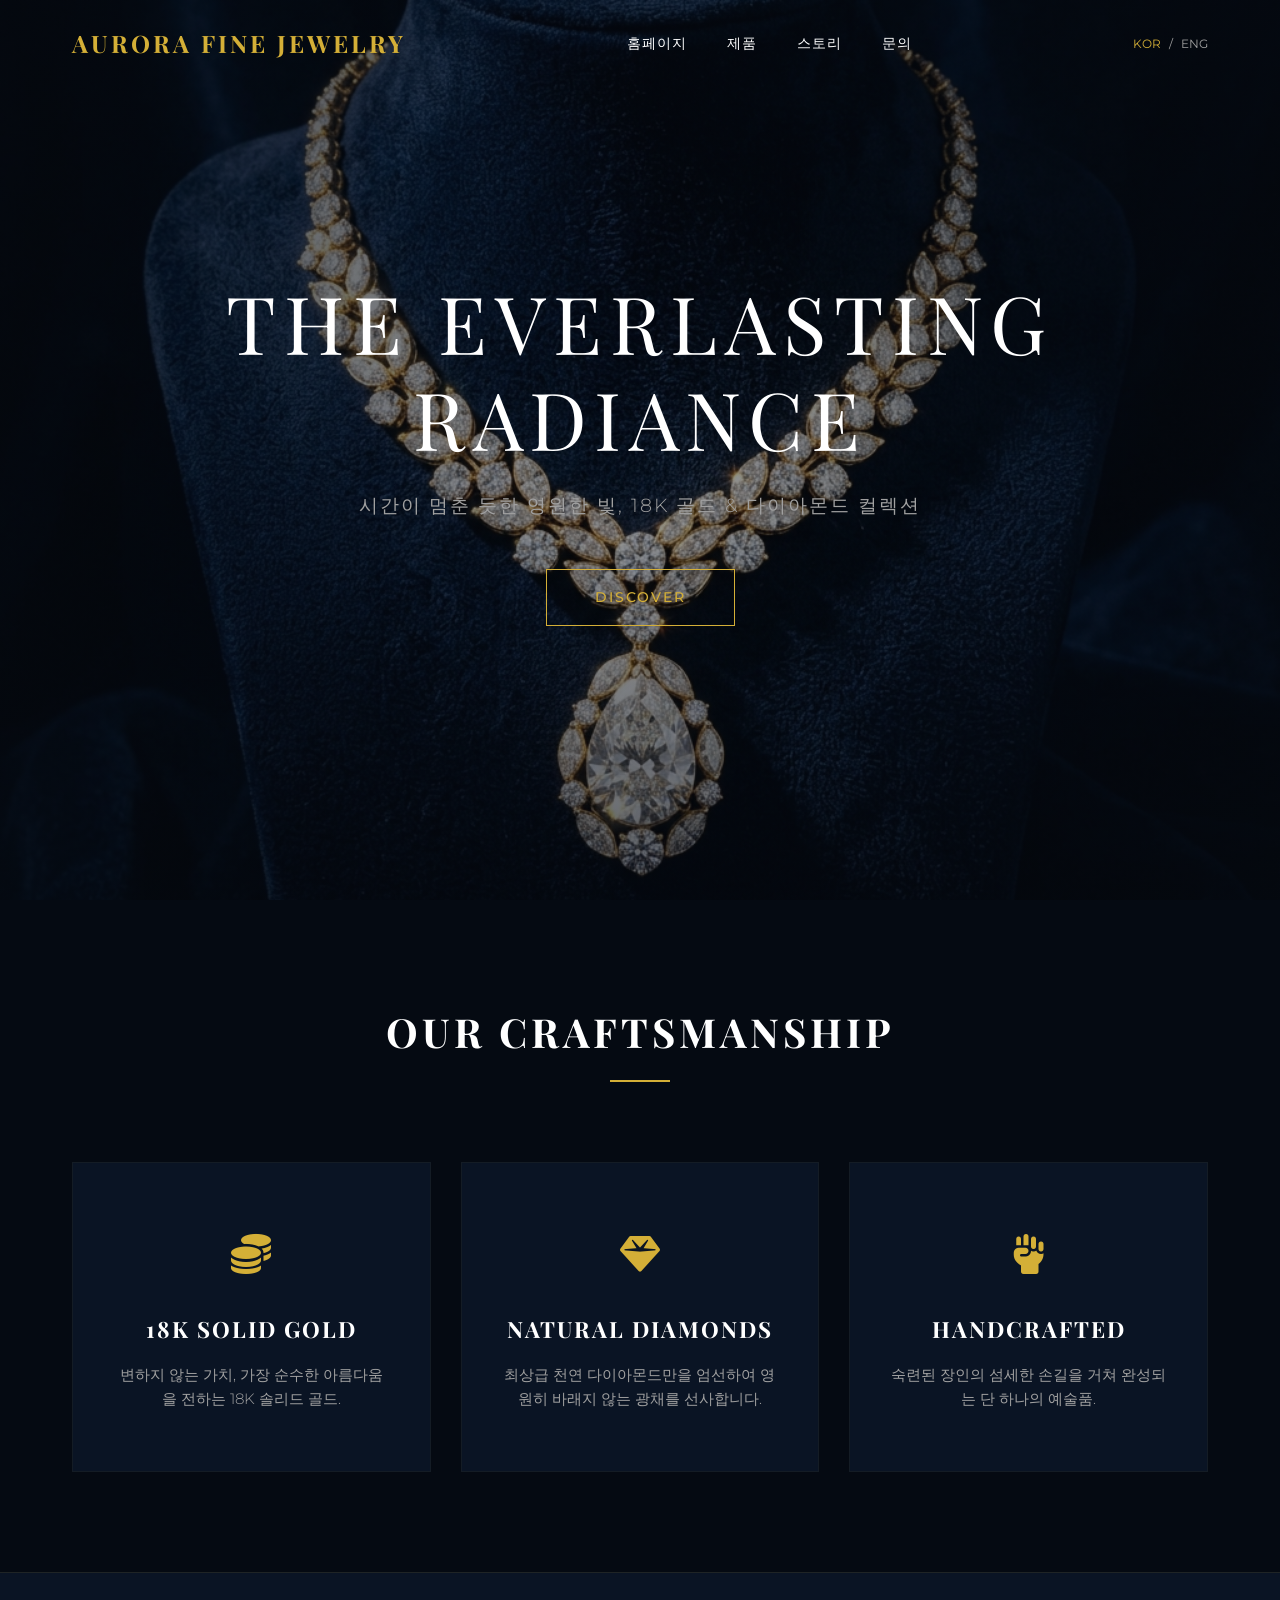
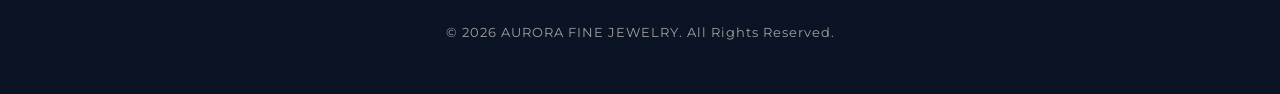
<file: index.html>
<!DOCTYPE html>
<html lang="ko">

<head>
    <meta charset="UTF-8">
    <meta name="viewport" content="width=device-width, initial-scale=1.0">
    <title>AURORA FINE JEWELRY | THE EVERLASTING RADIANCE</title>
    <!-- Google Fonts -->
    <link rel="preconnect" href="https://fonts.googleapis.com">
    <link rel="preconnect" href="https://fonts.gstatic.com" crossorigin>
    <link
        href="https://fonts.googleapis.com/css2?family=Montserrat:wght@300;400;500;600&family=Playfair+Display:ital,wght@0,400;0,700;1,400&display=swap"
        rel="stylesheet">
    <!-- Font Awesome for Icons -->
    <link rel="stylesheet" href="https://cdnjs.cloudflare.com/ajax/libs/font-awesome/6.4.0/css/all.min.css">
    <link rel="stylesheet" href="style.css">
</head>

<body>

    <!-- Navigation Bar -->
    <header class="navbar" id="navbar">
        <div class="container nav-container">
            <div class="logo">
                <a href="#">AURORA FINE JEWELRY</a>
            </div>
            <nav class="nav-links">
                <ul id="menu">
                    <li><a href="#home">홈페이지</a></li>
                    <li><a href="#products">제품</a></li>
                    <li><a href="#story">스토리</a></li>
                    <li><a href="#contact">문의</a></li>
                </ul>
            </nav>

            <div class="lang-switcher">
                <a href="#" class="lang-btn active">KOR</a>
                <span>/</span>
                <a href="index_en.html" class="lang-btn">ENG</a>
            </div>
            <div class="mobile-toggle" id="mobile-toggle">
                <!-- Mobile Menu Toggle -->
                <div class="mobile-toggle" id="mobile-toggle">
                    <i class="fa-solid fa-bars"></i>
                </div>
            </div>
    </header>

    <main>
        <!-- Hero Section -->
        <section class="hero" id="home">
            <div class="hero-overlay"></div>
            <div class="container hero-content">
                <h1 class="hero-title">THE EVERLASTING RADIANCE</h1>
                <p class="hero-subtitle">시간이 멈춘 듯한 영원한 빛, 18K 골드 & 다이아몬드 컬렉션</p>
                <div class="hero-actions">
                    <a href="#products" class="btn btn-primary">DISCOVER</a>
                </div>
            </div>
        </section>

        <!-- Features Section -->
        <section class="features" id="products">
            <div class="container">
                <div class="section-header">
                    <h2 class="section-title">OUR CRAFTSMANSHIP</h2>
                    <div class="title-underline"></div>
                </div>
                <div class="features-grid">
                    <!-- Feature 1 -->
                    <div class="feature-card">
                        <div class="icon-box">
                            <i class="fa-solid fa-coins"></i>
                        </div>
                        <h3>18K SOLID GOLD</h3>
                        <p>변하지 않는 가치, 가장 순수한 아름다움을 전하는 18K 솔리드 골드.</p>
                    </div>
                    <!-- Feature 2 -->
                    <div class="feature-card">
                        <div class="icon-box">
                            <i class="fa-solid fa-gem"></i>
                        </div>
                        <h3>NATURAL DIAMONDS</h3>
                        <p>최상급 천연 다이아몬드만을 엄선하여 영원히 바래지 않는 광채를 선사합니다.</p>
                    </div>
                    <!-- Feature 3 -->
                    <div class="feature-card">
                        <div class="icon-box">
                            <i class="fa-solid fa-hand-fist"></i>
                        </div>
                        <h3>HANDCRAFTED</h3>
                        <p>숙련된 장인의 섬세한 손길을 거쳐 완성되는 단 하나의 예술품.</p>
                    </div>
                </div>
            </div>
        </section>
    </main>

    <footer class="footer">
        <div class="container">
            <p>&copy; 2026 AURORA FINE JEWELRY. All Rights Reserved.</p>
        </div>
    </footer>

    <script>
        // Simple scroll effect for navbar
        window.addEventListener('scroll', function () {
            const navbar = document.getElementById('navbar');
            if (window.scrollY > 50) {
                navbar.classList.add('scrolled');
            } else {
                navbar.classList.remove('scrolled');
            }
        });

        // Mobile toggle placeholder
        const mobileToggle = document.getElementById('mobile-toggle');
        const menu = document.getElementById('menu');
        mobileToggle.addEventListener('click', () => {
            menu.classList.toggle('active');
        });
    </script>
</body>

</html>
</file>
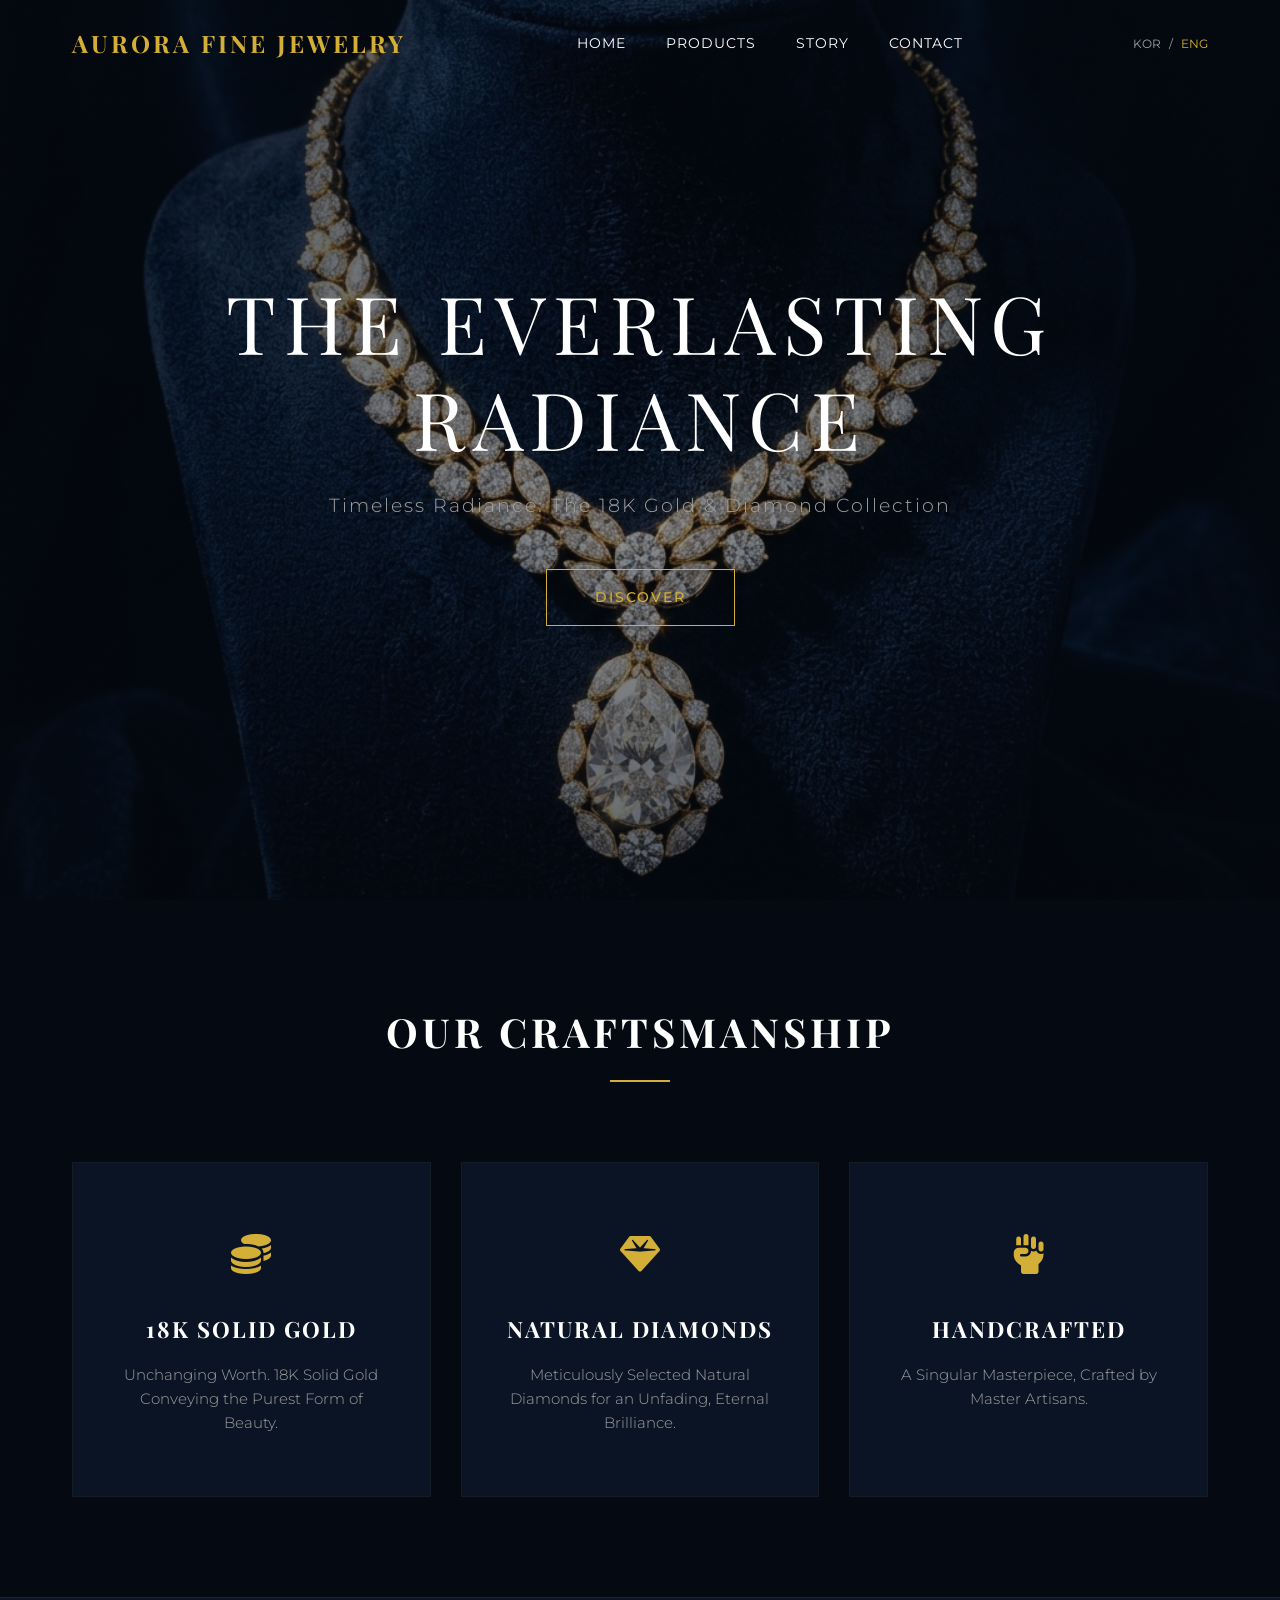
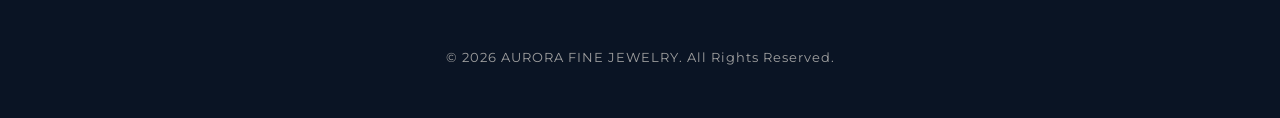
<file: index_en.html>
<!DOCTYPE html>
<html lang="ko">

<head>
    <meta charset="UTF-8">
    <meta name="viewport" content="width=device-width, initial-scale=1.0">
    <title>AURORA FINE JEWELRY | THE EVERLASTING RADIANCE</title>
    <!-- Google Fonts -->
    <link rel="preconnect" href="https://fonts.googleapis.com">
    <link rel="preconnect" href="https://fonts.gstatic.com" crossorigin>
    <link
        href="https://fonts.googleapis.com/css2?family=Montserrat:wght@300;400;500;600&family=Playfair+Display:ital,wght@0,400;0,700;1,400&display=swap"
        rel="stylesheet">
    <!-- Font Awesome for Icons -->
    <link rel="stylesheet" href="https://cdnjs.cloudflare.com/ajax/libs/font-awesome/6.4.0/css/all.min.css">
    <link rel="stylesheet" href="style.css">
</head>

<body>

    <!-- Navigation Bar -->
    <header class="navbar" id="navbar">
        <div class="container nav-container">
            <div class="logo">
                <a href="#">AURORA FINE JEWELRY</a>
            </div>
            <nav class="nav-links">
                <ul id="menu">
                    <li><a href="#home">Home</a></li>
                    <li><a href="#products">Products</a></li>
                    <li><a href="#story">Story</a></li>
                    <li><a href="#contact">Contact</a></li>
                </ul>
            </nav>

            <div class="lang-switcher">
                <a href="index.html" class="lang-btn">KOR</a>
                <span>/</span>
                <a href="#" class="lang-btn active">ENG</a>
            </div>
            <div class="mobile-toggle" id="mobile-toggle">
                <!-- Mobile Menu Toggle -->
                <div class="mobile-toggle" id="mobile-toggle">
                    <i class="fa-solid fa-bars"></i>
                </div>
            </div>
    </header>

    <main>
        <!-- Hero Section -->
        <section class="hero" id="home">
            <div class="hero-overlay"></div>
            <div class="container hero-content">
                <h1 class="hero-title">THE EVERLASTING RADIANCE</h1>
                <p class="hero-subtitle">Timeless Radiance: The 18K Gold & Diamond Collection</p>
                <div class="hero-actions">
                    <a href="#products" class="btn btn-primary">DISCOVER</a>
                </div>
            </div>
        </section>

        <!-- Features Section -->
        <section class="features" id="products">
            <div class="container">
                <div class="section-header">
                    <h2 class="section-title">OUR CRAFTSMANSHIP</h2>
                    <div class="title-underline"></div>
                </div>
                <div class="features-grid">
                    <!-- Feature 1 -->
                    <div class="feature-card">
                        <div class="icon-box">
                            <i class="fa-solid fa-coins"></i>
                        </div>
                        <h3>18K SOLID GOLD</h3>
                        <p>Unchanging Worth. 18K Solid Gold Conveying the Purest Form of Beauty.</p>
                    </div>
                    <!-- Feature 2 -->
                    <div class="feature-card">
                        <div class="icon-box">
                            <i class="fa-solid fa-gem"></i>
                        </div>
                        <h3>NATURAL DIAMONDS</h3>
                        <p>Meticulously Selected Natural Diamonds for an Unfading, Eternal Brilliance.</p>
                    </div>
                    <!-- Feature 3 -->
                    <div class="feature-card">
                        <div class="icon-box">
                            <i class="fa-solid fa-hand-fist"></i>
                        </div>
                        <h3>HANDCRAFTED</h3>
                        <p>A Singular Masterpiece, Crafted by Master Artisans.</p>
                    </div>
                </div>
            </div>
        </section>
    </main>

    <footer class="footer">
        <div class="container">
            <p>&copy; 2026 AURORA FINE JEWELRY. All Rights Reserved.</p>
        </div>
    </footer>

    <script>
        // Simple scroll effect for navbar
        window.addEventListener('scroll', function () {
            const navbar = document.getElementById('navbar');
            if (window.scrollY > 50) {
                navbar.classList.add('scrolled');
            } else {
                navbar.classList.remove('scrolled');
            }
        });

        // Mobile toggle placeholder
        const mobileToggle = document.getElementById('mobile-toggle');
        const menu = document.getElementById('menu');
        mobileToggle.addEventListener('click', () => {
            menu.classList.toggle('active');
        });
    </script>
</body>

</html>
</file>
<file: style.css>
/* Aurora Fine Jewelry - Style System */

:root {
    --primary-gold: #D4AF37;
    --gold-hover: #F1D279;
    --bg-dark: #050a12;
    --bg-dark-accent: #0a1424;
    --text-white: #ffffff;
    --text-muted: #a0a0a0;
    --font-serif: 'Playfair Display', serif;
    --font-sans: 'Montserrat', sans-serif;
    --transition: all 0.4s cubic-bezier(0.165, 0.84, 0.44, 1);
}

/* Reset & Base Styles */
* {
    margin: 0;
    padding: 0;
    box-sizing: border-box;
}

html {
    scroll-behavior: smooth;
}

body {
    background-color: var(--bg-dark);
    color: var(--text-white);
    font-family: var(--font-sans);
    line-height: 1.6;
    overflow-x: hidden;
}

.container {
    max-width: 1200px;
    margin: 0 auto;
    padding: 0 2rem;
}

a {
    text-decoration: none;
    color: inherit;
    transition: var(--transition);
}

ul {
    list-style: none;
}

/* Navbar */
.navbar {
    position: fixed;
    top: 0;
    left: 0;
    width: 100%;
    z-index: 1000;
    padding: 1.5rem 0;
    transition: var(--transition);
    background: transparent;
}

.navbar.scrolled {
    padding: 1rem 0;
    background: rgba(5, 10, 18, 0.95);
    backdrop-filter: blur(10px);
    border-bottom: 1px solid rgba(212, 175, 55, 0.1);
}

.nav-container {
    display: flex;
    justify-content: space-between;
    align-items: center;
}

.logo a {
    font-family: var(--font-serif);
    font-size: 1.5rem;
    font-weight: 700;
    letter-spacing: 3px;
    color: var(--primary-gold);
}

.nav-links ul {
    display: flex;
    gap: 2.5rem;
}

.nav-links a {
    font-size: 0.9rem;
    font-weight: 400;
    letter-spacing: 1px;
    text-transform: uppercase;
}

.nav-links a:hover {
    color: var(--primary-gold);
}

.lang-switcher {
    display: flex;
    align-items: center;
    gap: 0.5rem;
    font-size: 0.75rem;
    color: var(--text-muted);
}

.lang-btn {
    background: none;
    border: none;
    color: inherit;
    cursor: pointer;
    font-family: var(--font-sans);
    transition: var(--transition);
}

.lang-btn.active, .lang-btn:hover {
    color: var(--primary-gold);
}

.mobile-toggle {
    display: none;
    font-size: 1.5rem;
    cursor: pointer;
}

/* Hero Section */
.hero {
    height: 100vh;
    width: 100%;
    position: relative;
    display: flex;
    align-items: center;
    justify-content: center;
    text-align: center;
    background: url('hero.png') no-repeat center center/cover;
    background-attachment: fixed;
}

.hero-overlay {
    position: absolute;
    top: 0;
    left: 0;
    width: 100%;
    height: 100%;
    background: radial-gradient(circle, rgba(5, 10, 18, 0.4) 0%, rgba(5, 10, 18, 0.8) 100%);
}

.hero-content {
    position: relative;
    z-index: 10;
    opacity: 0;
    transform: translateY(30px);
    animation: fadeInUp 1.2s forwards 0.5s;
}

.hero-title {
    font-family: var(--font-serif);
    font-size: clamp(2.5rem, 8vw, 5rem);
    font-weight: 400;
    letter-spacing: 8px;
    margin-bottom: 1.5rem;
    line-height: 1.2;
}

.hero-subtitle {
    font-size: clamp(1rem, 2vw, 1.2rem);
    font-weight: 300;
    letter-spacing: 2px;
    margin-bottom: 3rem;
    color: var(--text-muted);
}

.btn {
    display: inline-block;
    padding: 1rem 3rem;
    font-size: 0.9rem;
    font-weight: 500;
    letter-spacing: 2px;
    border: 1px solid var(--primary-gold);
    transition: var(--transition);
    cursor: pointer;
}

.btn-primary {
    background: transparent;
    color: var(--primary-gold);
}

.btn-primary:hover {
    background: var(--primary-gold);
    color: var(--bg-dark);
    box-shadow: 0 0 20px rgba(212, 175, 55, 0.3);
}

/* Features Section */
.features {
    padding: 100px 0;
    background-color: var(--bg-dark);
}

.section-header {
    text-align: center;
    margin-bottom: 80px;
}

.section-title {
    font-family: var(--font-serif);
    font-size: 2.5rem;
    letter-spacing: 4px;
    margin-bottom: 1rem;
}

.title-underline {
    width: 60px;
    height: 2px;
    background: var(--primary-gold);
    margin: 0 auto;
}

.features-grid {
    display: grid;
    grid-template-columns: repeat(3, 1fr);
    gap: 30px;
}

.feature-card {
    background: var(--bg-dark-accent);
    padding: 60px 40px;
    text-align: center;
    border: 1px solid rgba(212, 175, 55, 0.05);
    transition: var(--transition);
}

.feature-card:hover {
    transform: translateY(-15px);
    border-color: rgba(212, 175, 55, 0.3);
    box-shadow: 0 20px 40px rgba(0, 0, 0, 0.4);
}

.icon-box {
    font-size: 2.5rem;
    color: var(--primary-gold);
    margin-bottom: 25px;
}

.feature-card h3 {
    font-family: var(--font-serif);
    font-size: 1.4rem;
    letter-spacing: 2px;
    margin-bottom: 15px;
}

.feature-card p {
    color: var(--text-muted);
    font-size: 0.95rem;
    font-weight: 300;
}

/* Footer */
.footer {
    padding: 50px 0;
    text-align: center;
    border-top: 1px solid rgba(212, 175, 55, 0.1);
    background: var(--bg-dark-accent);
}

.footer p {
    font-size: 0.8rem;
    color: var(--text-muted);
    letter-spacing: 1px;
}

/* Animations */
@keyframes fadeInUp {
    to {
        opacity: 1;
        transform: translateY(0);
    }
}

/* Responsive Design */
@media (max-width: 1024px) {
    .features-grid {
        grid-template-columns: repeat(2, 1fr);
    }
}

@media (max-width: 768px) {
    .nav-links {
        display: none; /* In a real app, implement a proper drawer */
    }

    .mobile-toggle {
        display: block;
    }

    .features-grid {
        grid-template-columns: 1fr;
    }

    .hero-title {
        letter-spacing: 4px;
    }

    .section-title {
        font-size: 2rem;
    }
}
</file>
